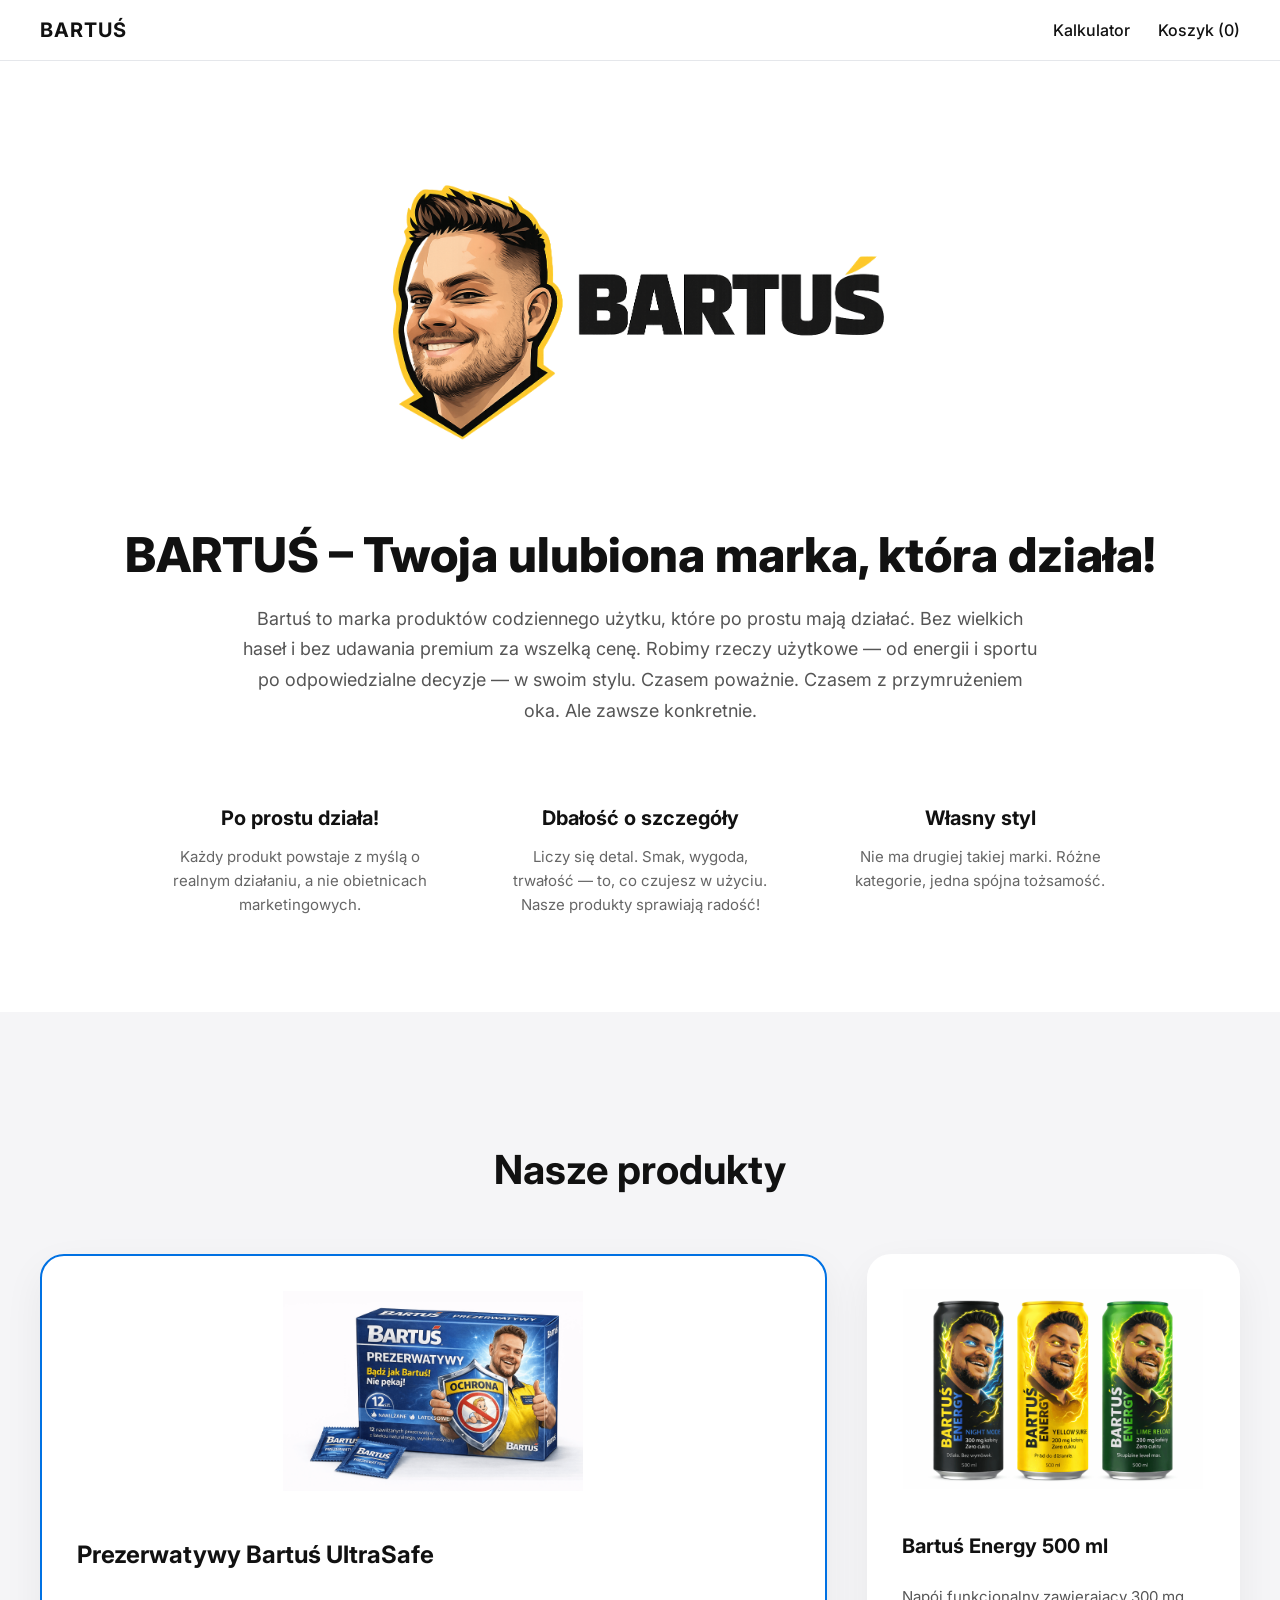
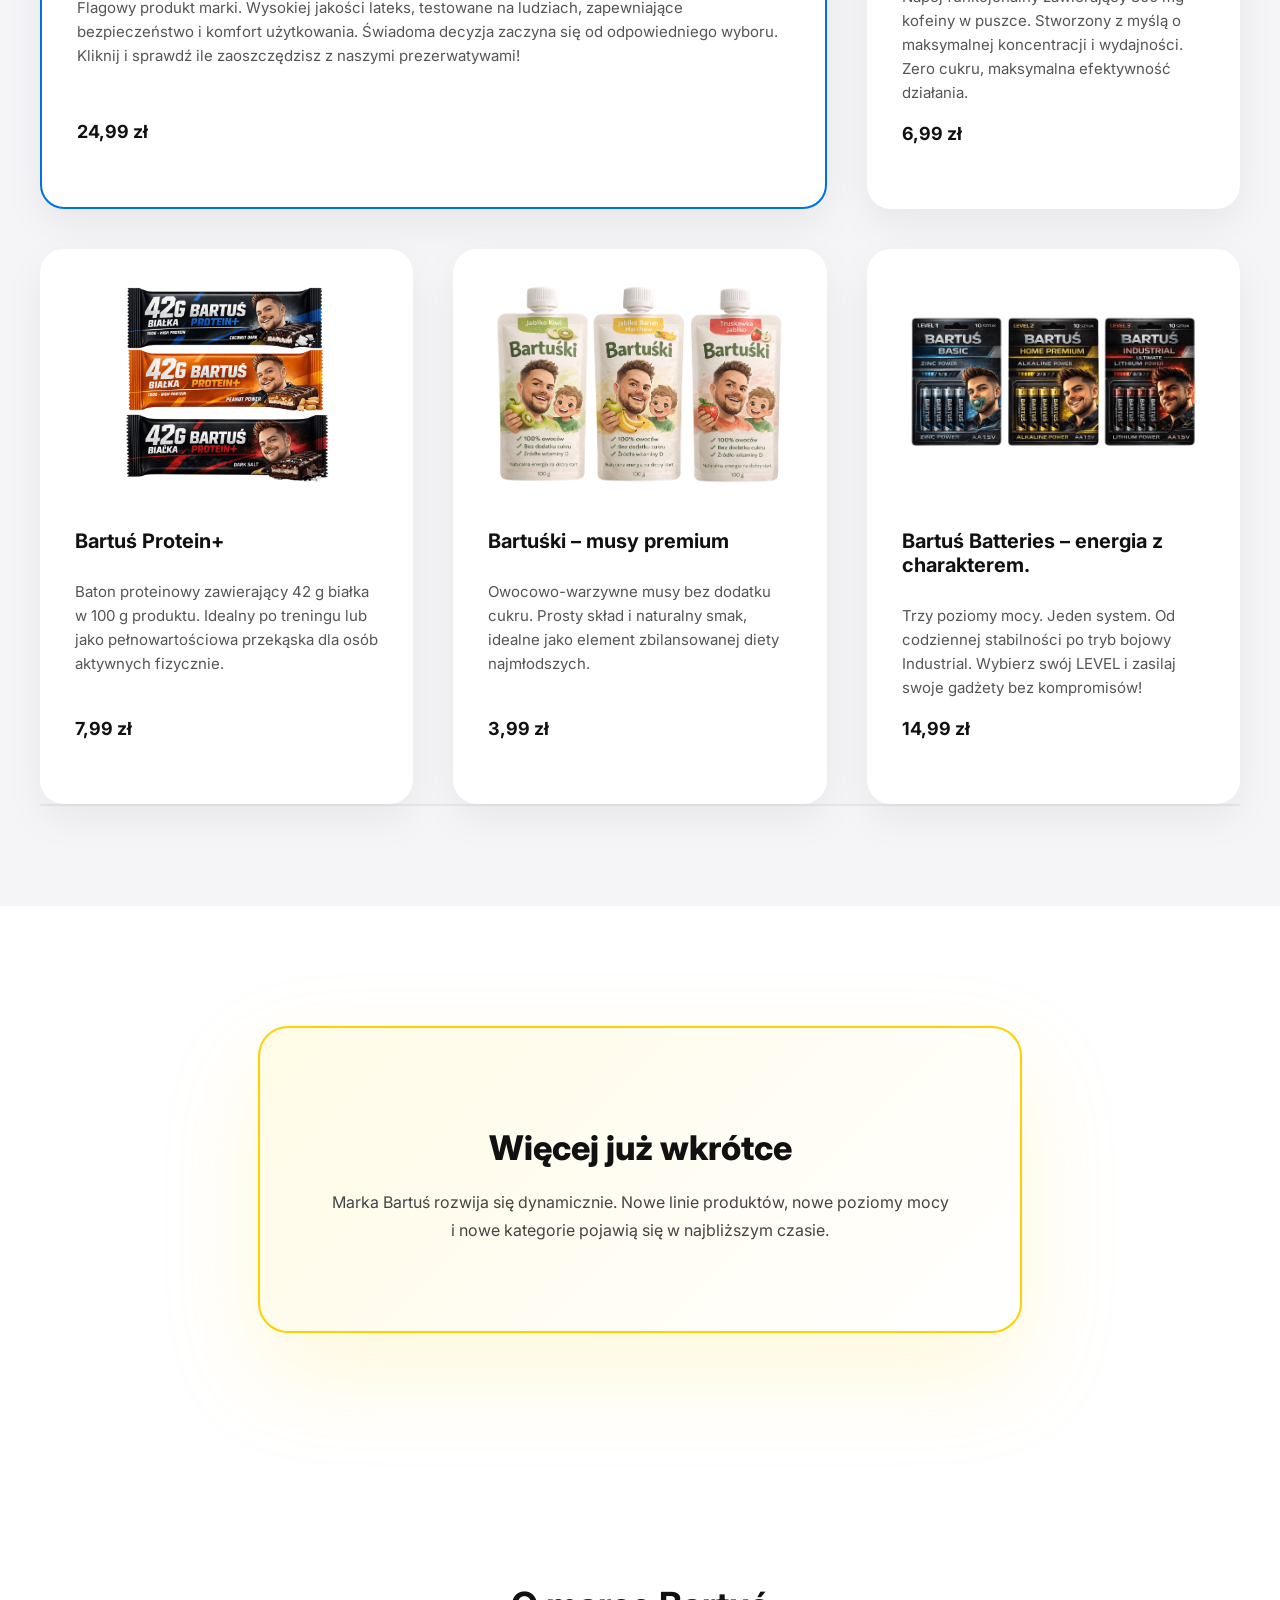
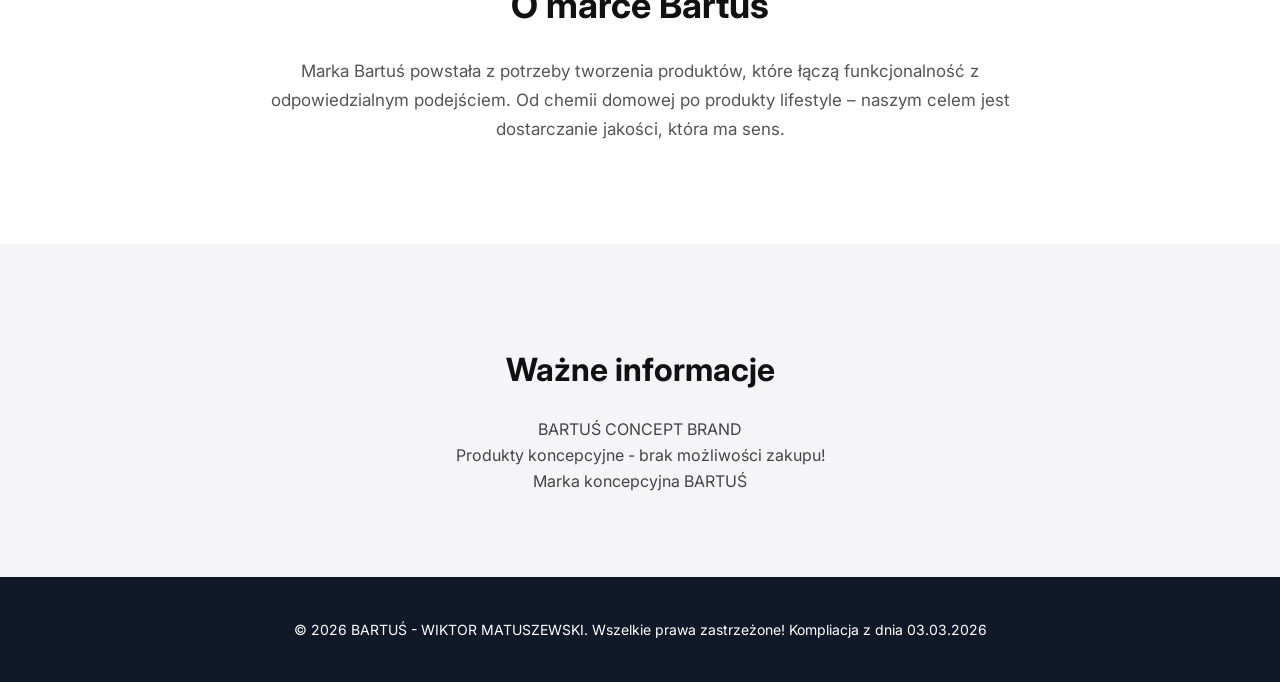
<file: index.html>
<!DOCTYPE html>
<html lang="pl">
<head>
<meta name="robots" content="noindex, nofollow">
<meta charset="UTF-8">
<meta name="viewport" content="width=device-width, initial-scale=1.0">
<title>Bartuś – oficjalna strona</title>

<link rel="stylesheet" href="style.css">
<link href="https://fonts.googleapis.com/css2?family=Inter:wght@300;400;500;600;700;800&display=swap" rel="stylesheet">
</head>

<body>

<header class="navbar">
<div class="nav-container">
<div class="logo">BARTUŚ</div>

<nav class="menu">
<a href="kalkulator.html">Kalkulator</a>
<a href="koszyk.html">Koszyk (<span id="cart-count">0</span>)</a>
</nav>

</div>
</header>


<!-- SEKCJA MARKI -->

<section class="brand-section">

<img src="logo.png" class="brand-main-logo">

<h1>BARTUŚ – Twoja ulubiona marka, która działa!</h1>

<p class="brand-description">
Bartuś to marka produktów codziennego użytku, które po prostu mają działać.
Bez wielkich haseł i bez udawania premium za wszelką cenę.
Robimy rzeczy użytkowe — od energii i sportu po odpowiedzialne decyzje — w swoim stylu.
Czasem poważnie. Czasem z przymrużeniem oka.

Ale zawsze konkretnie.
</p>

<div class="brand-values">

<div>
<h3>Po prostu działa!</h3>
<p>Każdy produkt powstaje z myślą o realnym działaniu, a nie obietnicach marketingowych.</p>
</div>

<div>
<h3>Dbałość o szczegóły</h3>
<p>Liczy się detal. Smak, wygoda, trwałość — to, co czujesz w użyciu. Nasze produkty sprawiają radość!</p>
</div>

<div>
<h3>Własny styl</h3>
<p>Nie ma drugiej takiej marki. Różne kategorie, jedna spójna tożsamość.</p>
</div>

</div>

</section>


<!-- PRODUKTY -->

<section id="produkty" class="products-main">

<h2>Nasze produkty</h2>

<div class="products-grid-main">

<!-- FLAGOWY -->

<a href="kondomy.html" class="product-tile featured">
<img src="kondomy.png">
<h3>Prezerwatywy Bartuś UltraSafe</h3>
<p>
Flagowy produkt marki. Wysokiej jakości lateks, testowane na ludziach,
zapewniające bezpieczeństwo i komfort użytkowania.
Świadoma decyzja zaczyna się od odpowiedniego wyboru. Kliknij i sprawdź ile zaoszczędzisz z naszymi prezerwatywami!
</p>
<span class="price">24,99 zł</span>
</a>

<a href="energole.html" class="product-tile">
<img src="energole.png">
<h3>Bartuś Energy 500 ml</h3>
<p>
Napój funkcjonalny zawierający 300 mg kofeiny w puszce.
Stworzony z myślą o maksymalnej koncentracji i wydajności.
Zero cukru, maksymalna efektywność działania.
</p>
<span class="price">6,99 zł</span>
</a>

<a href="batony.html" class="product-tile">
<img src="batony.png">
<h3>Bartuś Protein+</h3>
<p>
Baton proteinowy zawierający 42 g białka w 100 g produktu.
Idealny po treningu lub jako pełnowartościowa przekąska
dla osób aktywnych fizycznie.
</p>
<span class="price">7,99 zł</span>
</a>

<a href="musy.html" class="product-tile">
<img src="musy.png">
<h3>Bartuśki – musy premium</h3>
<p>
Owocowo-warzywne musy bez dodatku cukru.
Prosty skład i naturalny smak, idealne jako element
zbilansowanej diety najmłodszych.
</p>
<span class="price">3,99 zł</span>
</a>


<a href="baterie.html" class="product-tile">
<img src="baterie.png">
<h3>Bartuś Batteries – energia z charakterem.</h3>
<p>
Trzy poziomy mocy. Jeden system.
Od codziennej stabilności po tryb bojowy Industrial.
Wybierz swój LEVEL i zasilaj swoje gadżety bez kompromisów!
</p>
<span class="price">14,99 zł</span>
</a>

</div>
<div class="product-card coming-soon">


</section>

<section class="coming-section">

<div class="coming-box">

<h2>Więcej już wkrótce</h2>

<p>
Marka Bartuś rozwija się dynamicznie.
Nowe linie produktów, nowe poziomy mocy
i nowe kategorie pojawią się w najbliższym czasie.
</p>

</div>

</section>

<!-- O MARCE -->

<section id="o-marce" class="about-section">

<h2>O marce Bartuś</h2>

<p>
Marka Bartuś powstała z potrzeby tworzenia produktów,
które łączą funkcjonalność z odpowiedzialnym podejściem.
Od chemii domowej po produkty lifestyle – naszym celem
jest dostarczanie jakości, która ma sens.
</p>

</section>


<!-- KONTAKT -->

<section id="kontakt" class="contact-section">

<h2>Ważne informacje</h2>

<p>BARTUŚ CONCEPT BRAND</p>
<p>Produkty koncepcyjne - brak możliwości zakupu!</p>
<p>Marka koncepcyjna BARTUŚ</p>
</section>


<footer class="footer">
<p>© 2026 BARTUŚ - WIKTOR MATUSZEWSKI. Wszelkie prawa zastrzeżone! Kompliacja z dnia 03.03.2026</p>
</footer>

</body>
</html>
</file>
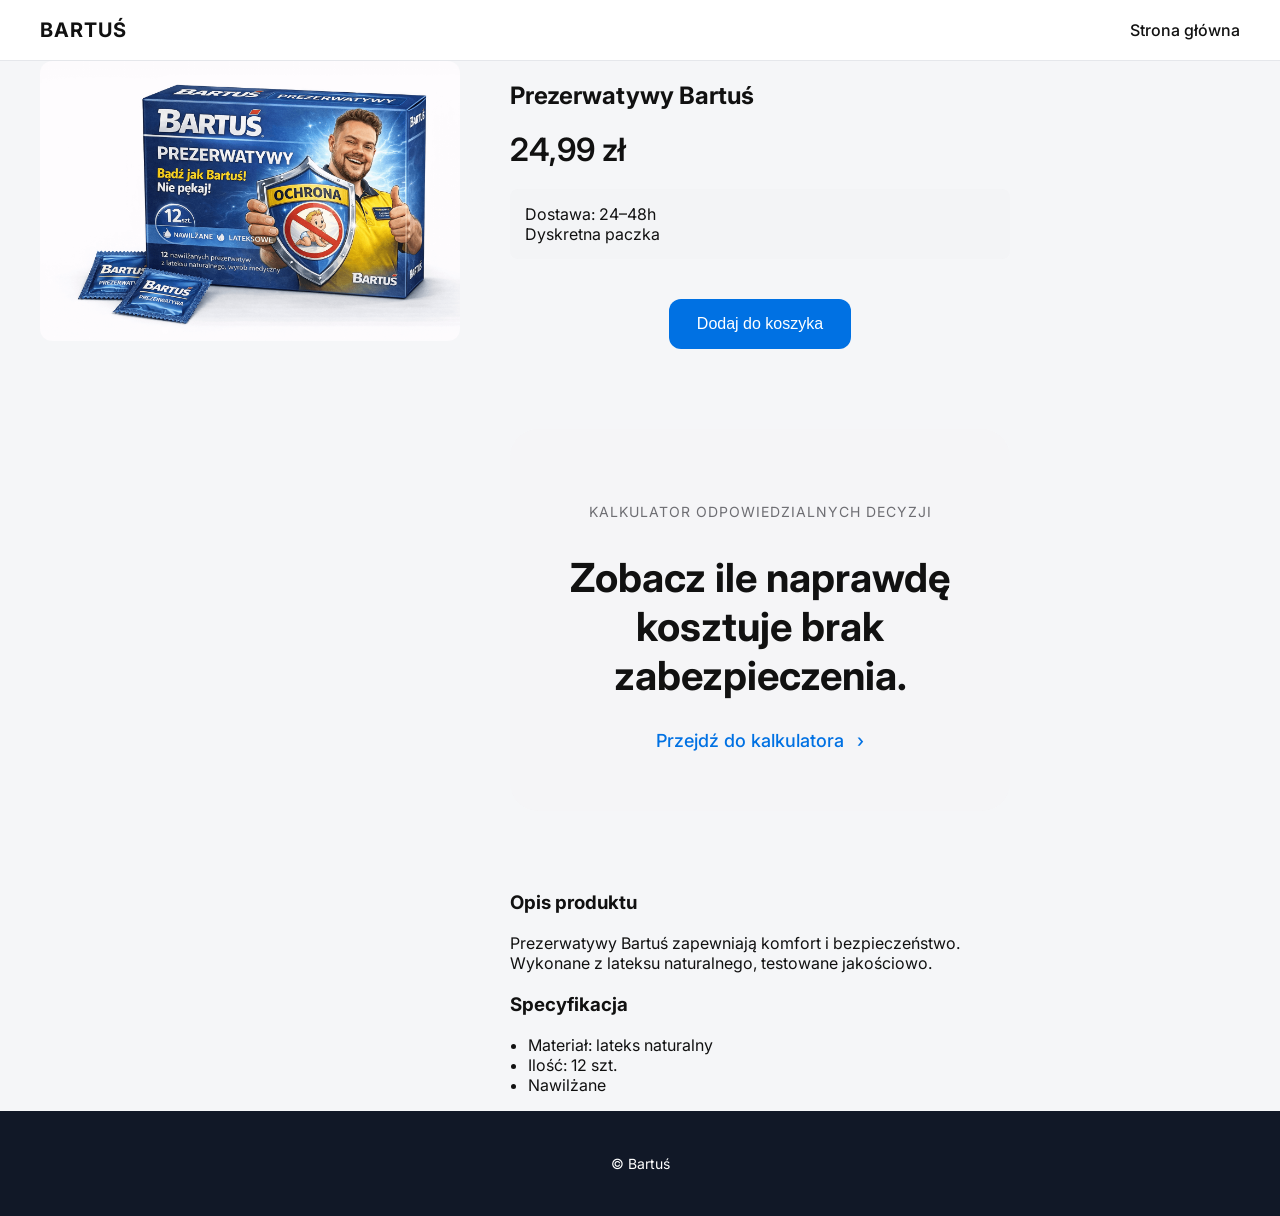
<file: kondomy — kopia.html>
<!DOCTYPE html>
<html lang="pl">
<head>
<meta charset="UTF-8">
<meta name="viewport" content="width=device-width, initial-scale=1.0">
<title>Prezerwatywy Bartuś</title>

<link rel="stylesheet" href="style.css">
<link href="https://fonts.googleapis.com/css2?family=Inter:wght@300;400;500;600;700&display=swap" rel="stylesheet">
</head>

<body>

<header class="navbar">
    <div class="nav-container">
        <div class="logo">BARTUŚ</div>

        <nav class="menu">
            <a href="index.html">Strona główna</a>
        </nav>
    </div>
</header>

<section class="product-page">
<div class="container product-layout">

    <div class="product-gallery">
        <img src="kondomy.png" alt="Prezerwatywy Bartuś">
    </div>

    <div class="product-details">

        <h1>Prezerwatywy Bartuś</h1>

        <div class="price-big">24,99 zł</div>

        <div class="delivery-box">
            Dostawa: 24–48h<br>
            Dyskretna paczka
        </div>

        <button class="buy-button">Dodaj do koszyka</button>
		<div class="apple-link-box">

<p class="apple-eyebrow">Kalkulator odpowiedzialnych decyzji</p>

<h2>
Zobacz ile naprawdę kosztuje brak zabezpieczenia.
</h2>

<a href="kalkulator.html" class="apple-cta">
Przejdź do kalkulatora
</a>

</div>

        <div class="product-description">
            <h3>Opis produktu</h3>
            <p>
            Prezerwatywy Bartuś zapewniają komfort i bezpieczeństwo.
            Wykonane z lateksu naturalnego, testowane jakościowo.
            </p>

            <h3>Specyfikacja</h3>
            <ul>
                <li>Materiał: lateks naturalny</li>
                <li>Ilość: 12 szt.</li>
                <li>Nawilżane</li>
            </ul>
        </div>

    </div>

</div>
</section>

<footer class="footer">
<div class="container">
<p>© Bartuś</p>
</div>
</footer>

</body>
</html>
</file>
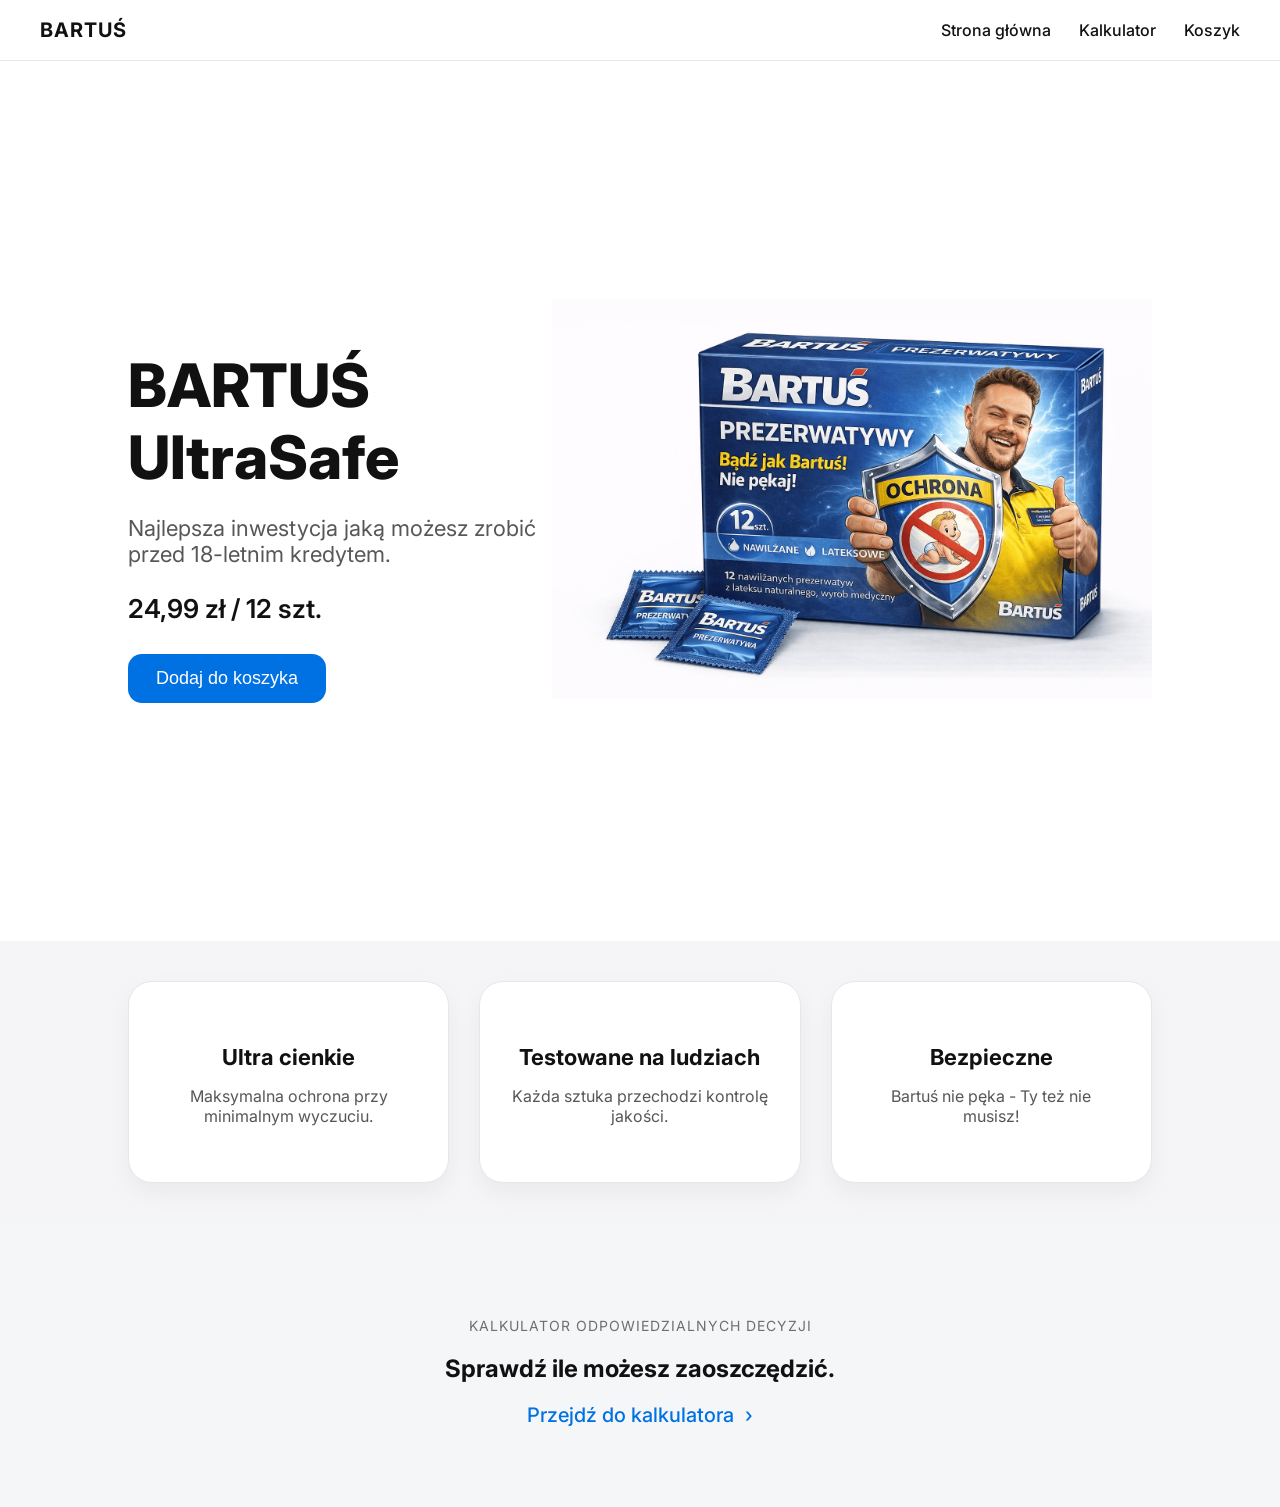
<file: kondomy.html>
<!DOCTYPE html>
<html lang="pl">
<head>
<meta charset="UTF-8">
<meta name="viewport" content="width=device-width, initial-scale=1.0">

<title>BARTUŚ Kondomy</title>

<link rel="stylesheet" href="style.css">
<link href="https://fonts.googleapis.com/css2?family=Inter:wght@400;500;600;700;800&display=swap" rel="stylesheet">

</head>

<body>

<header class="navbar">
<div class="nav-container">
<div class="logo">BARTUŚ</div>
<nav class="menu">
<a href="index.html">Strona główna</a>
<a href="kalkulator.html">Kalkulator</a>
<a href="koszyk.html">Koszyk</a>
</nav>
</div>
</header>

<!-- HERO -->

<section class="product-hero">

<div class="product-hero-left">

<h1>BARTUŚ UltraSafe</h1>

<p class="subtitle">
Najlepsza inwestycja jaką możesz zrobić przed 18-letnim kredytem.
</p>

<p class="price">
24,99 zł / 12 szt.
</p>

<button class="buy-main">
Dodaj do koszyka
</button>

</div>

<div class="product-hero-right">
<img src="kondomy.png" class="product-main-img">
</div>

</section>

<!-- FEATURES -->

<section class="product-features">

<div class="feature">
<h3>Ultra cienkie</h3>
<p>Maksymalna ochrona przy minimalnym wyczuciu.</p>
</div>

<div class="feature">
<h3>Testowane na ludziach</h3>
<p>Każda sztuka przechodzi kontrolę jakości.</p>
</div>

<div class="feature">
<h3>Bezpieczne</h3>
<p>Bartuś nie pęka - Ty też nie musisz!</p>
</div>

</section>

<!-- CTA DO KALKULATORA -->

<section class="calculator-cta">

<p class="cta-eyebrow">Kalkulator odpowiedzialnych decyzji</p>

<h2>
Sprawdź ile możesz zaoszczędzić.
</h2>

<a href="kalkulator.html" class="cta-link">
Przejdź do kalkulatora
</a>

</section>

</body>
</html>
</file>
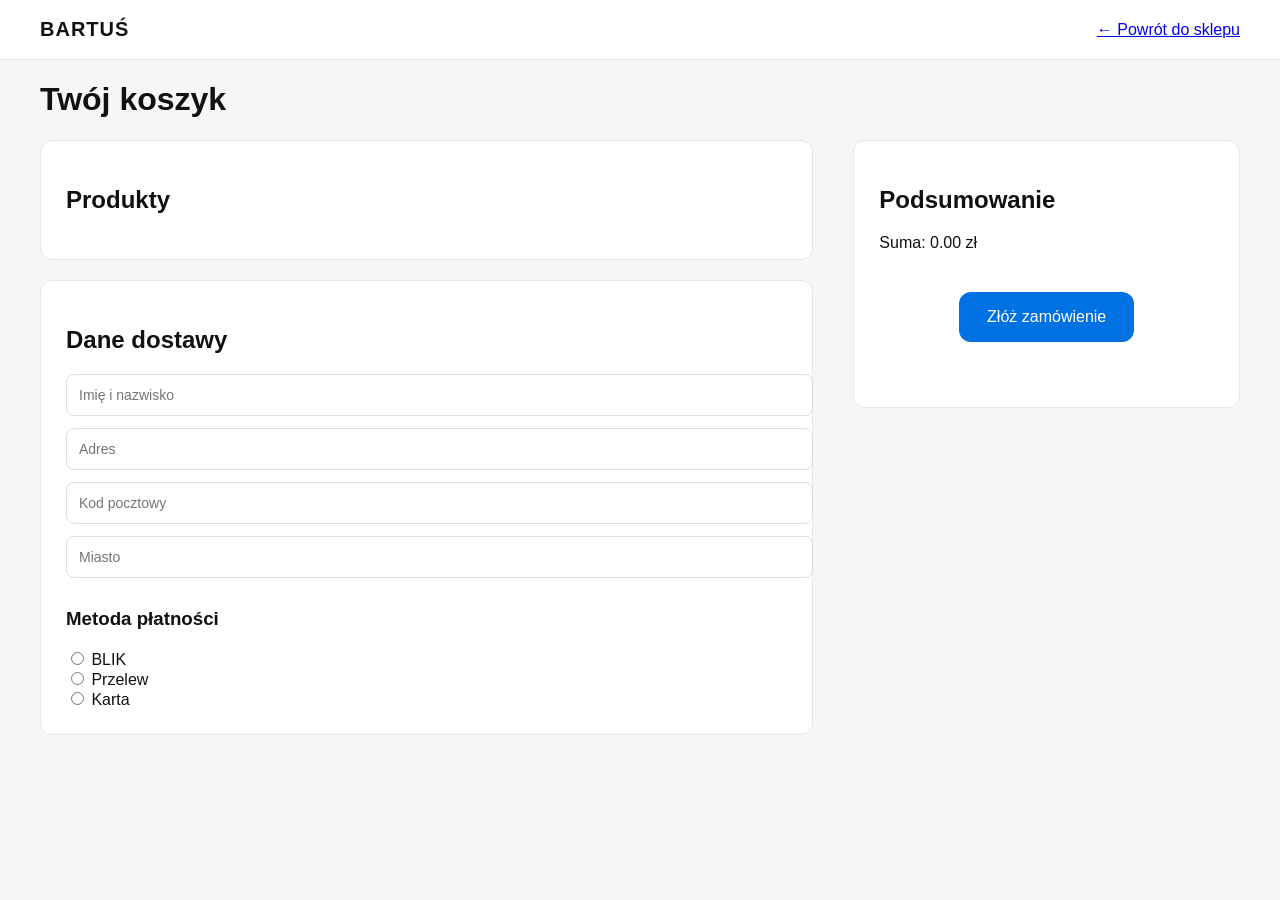
<file: koszyk.html>
<!DOCTYPE html>
<html lang="pl">
<head>
<meta charset="UTF-8">
<title>Koszyk</title>
<link rel="stylesheet" href="style.css">
</head>

<body>

<header class="navbar">
<div class="nav-container">
<div class="logo">BARTUŚ</div>
<a href="index.html">← Powrót do sklepu</a>
</div>
</header>

<div class="container">

<h1>Twój koszyk</h1>

<div class="checkout-layout">

<div class="checkout-left">

<div class="checkout-box">
<h2>Produkty</h2>
<div id="cart-items"></div>
</div>

<div class="checkout-box">
<h2>Dane dostawy</h2>

<input class="input" type="text" placeholder="Imię i nazwisko">
<input class="input" type="text" placeholder="Adres">
<input class="input" type="text" placeholder="Kod pocztowy">
<input class="input" type="text" placeholder="Miasto">

<h3>Metoda płatności</h3>

<label><input type="radio" name="pay"> BLIK</label><br>
<label><input type="radio" name="pay"> Przelew</label><br>
<label><input type="radio" name="pay"> Karta</label>

</div>

</div>


<div class="checkout-right">

<div class="checkout-box">
<h2>Podsumowanie</h2>
<p id="total-price"></p>

<button class="buy-button" onclick="order()">
Złóż zamówienie
</button>
</div>

</div>

</div>

</div>

<script>

function loadCart(){

    let cart = JSON.parse(localStorage.getItem("cart")) || [];

    let itemsDiv = document.getElementById("cart-items");
    let total = 0;

    itemsDiv.innerHTML = "";

    cart.forEach(item => {

        let div = document.createElement("div");
        div.className = "cart-item";
        div.textContent = item.name + " - " + item.price + " zł";

        itemsDiv.appendChild(div);
        total += item.price;
    });

    document.getElementById("total-price").textContent =
        "Suma: " + total.toFixed(2) + " zł";
}

function order(){
    alert("Zamówienie przyjęte (symulacja)");
    localStorage.removeItem("cart");
    location.reload();
}

loadCart();

</script>

</body>
</html>
</file>
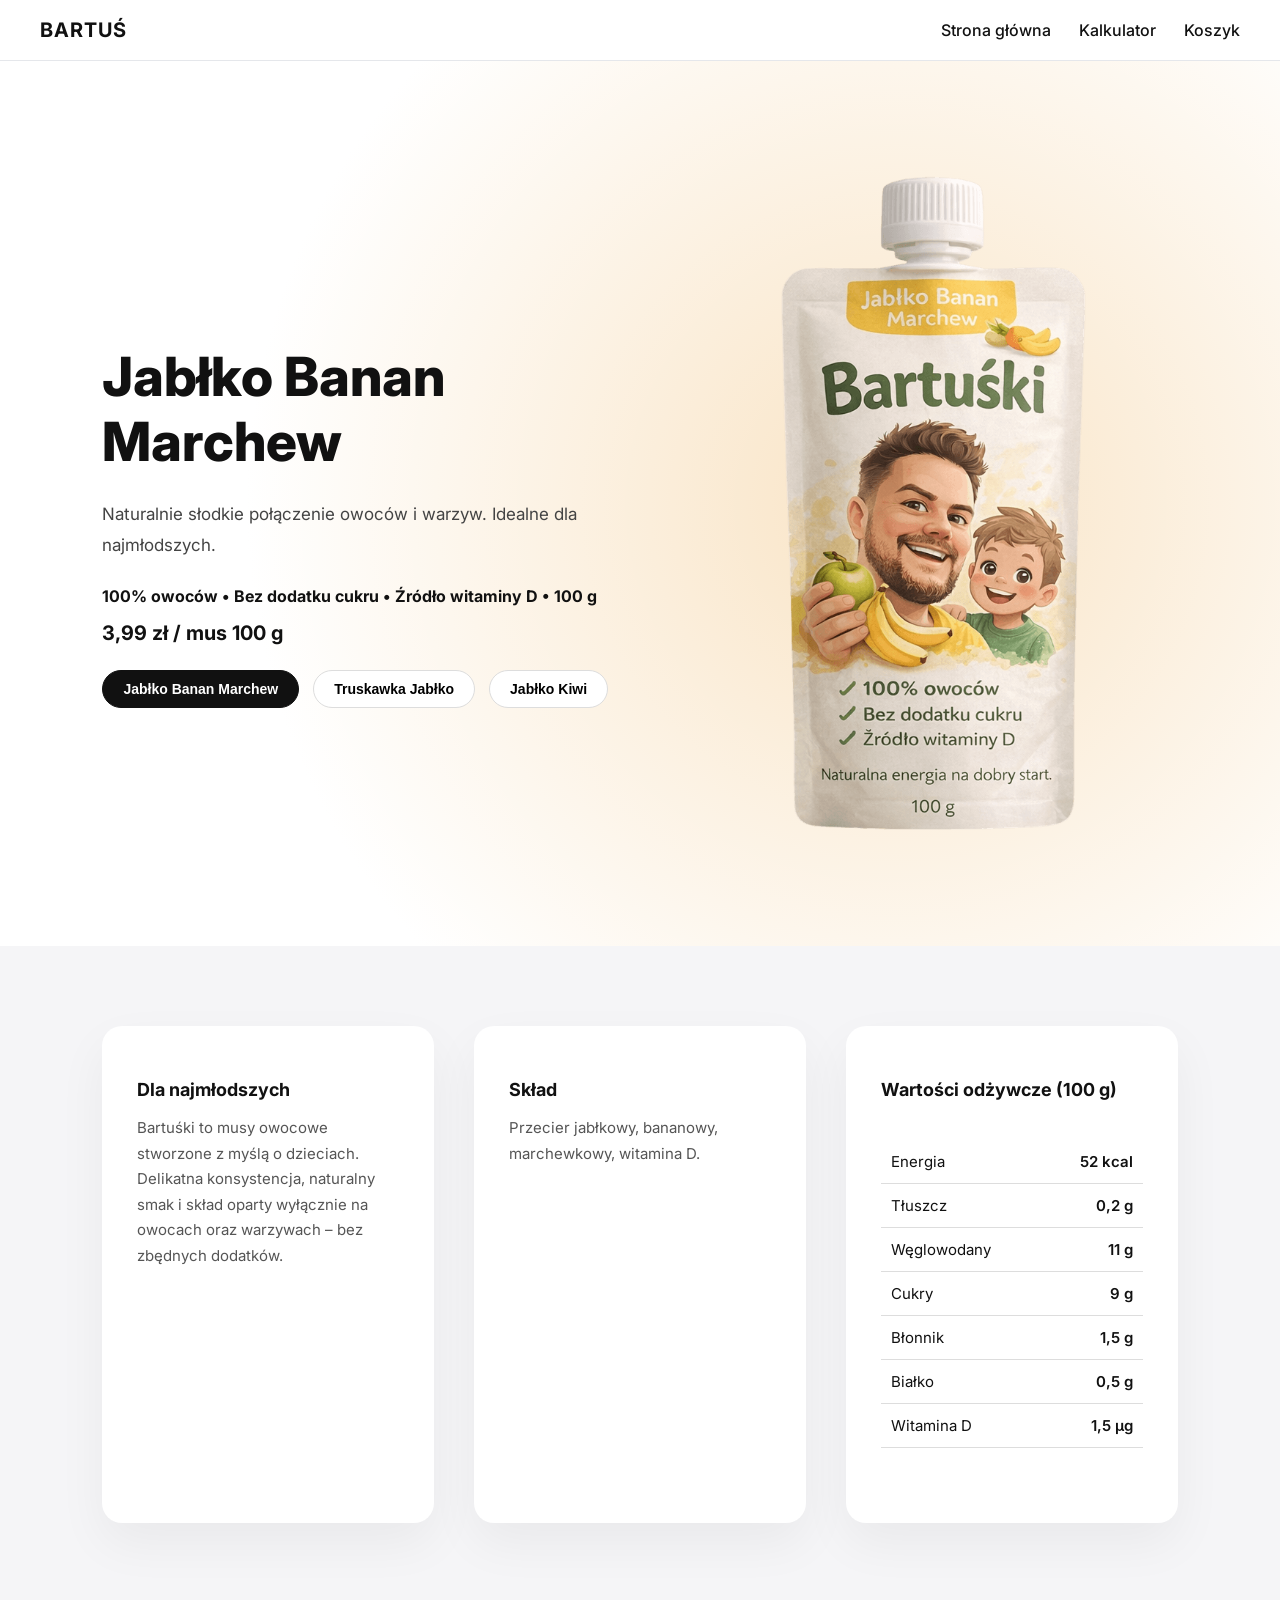
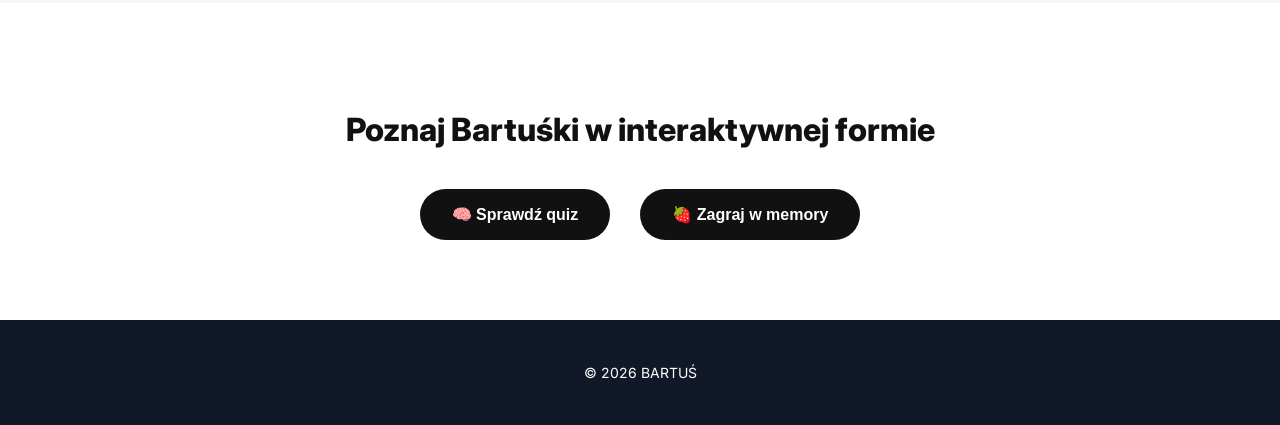
<file: musy.html>
<!DOCTYPE html>
<html lang="pl">
<head>
<meta charset="UTF-8">
<meta name="viewport" content="width=device-width, initial-scale=1.0">
<title>BARTUŚKI – Musy Owocowe</title>

<link rel="stylesheet" href="style.css">
<link rel="stylesheet" href="musy.css">

<link href="https://fonts.googleapis.com/css2?family=Inter:wght@300;400;500;600;700;800&display=swap" rel="stylesheet">
</head>

<body>

<header class="navbar">
<div class="nav-container">
<div class="logo">BARTUŚ</div>
<nav class="menu">
<a href="index.html">Strona główna</a>
<a href="kalkulator.html">Kalkulator</a>
<a href="koszyk.html">Koszyk</a>
</nav>
</div>
</header>


<section class="muse-hero" id="heroSection">

<div class="muse-left">

<h1 id="flavor-title">Jabłko Banan Marchew</h1>

<p class="muse-desc" id="flavor-desc">
Naturalnie słodkie połączenie owoców i warzyw.
Idealne dla najmłodszych – bez dodatku cukru,
100% owoców i warzyw w wygodnej formie 100 g.
</p>

<div class="muse-spec">
100% owoców • Bez dodatku cukru • Źródło witaminy D • 100 g
</div>

<div class="muse-price">
3,99 zł / mus 100 g
</div>

<div class="flavor-switch">
<button class="flavor-btn active" data-flavor="mix1">Jabłko Banan Marchew</button>
<button class="flavor-btn" data-flavor="mix2">Truskawka Jabłko</button>
<button class="flavor-btn" data-flavor="mix3">Jabłko Kiwi</button>
</div>

</div>

<div class="muse-right">
<img src="mus1.png" id="museImage" class="muse-pack">
</div>

</section>


<section class="muse-specs-compact">

<div class="spec-card">

<h3>Dla najmłodszych</h3>

<p>
Bartuśki to musy owocowe stworzone z myślą o dzieciach.
Delikatna konsystencja, naturalny smak i skład oparty wyłącznie
na owocach oraz warzywach – bez zbędnych dodatków.
</p>

</div>

<div class="spec-card">

<h3>Skład</h3>

<p id="ingredients-text">
Przecier jabłkowy, bananowy, marchewkowy,
naturalna witamina D.
Bez dodatku cukru. Zawiera naturalnie występujące cukry.
</p>

</div>

<div class="spec-card nutrition-card">

<h3>Wartości odżywcze (100 g)</h3>

<table class="nutrition-table compact">
<tr><td>Energia</td><td>52 kcal</td></tr>
<tr><td>Tłuszcz</td><td>0,2 g</td></tr>
<tr><td>Węglowodany</td><td>11 g</td></tr>
<tr><td>Cukry</td><td>9 g</td></tr>
<tr><td>Błonnik</td><td>1,5 g</td></tr>
<tr><td>Białko</td><td>0,5 g</td></tr>
<tr><td>Witamina D</td><td>1,5 µg</td></tr>
</table>

</div>

</section>


<section class="muse-interactive">

<h2>Poznaj Bartuśki w interaktywnej formie</h2>

<div class="interactive-buttons">
<button id="openQuiz" class="interactive-btn">🧠 Sprawdź quiz</button>
<button id="openMemory" class="interactive-btn">🍓 Zagraj w memory</button>
</div>

</section>


<!-- MODAL -->

<div class="interactive-modal" id="interactiveModal">
<div class="interactive-box">

<button class="close-modal" id="closeModal">✕</button>

<div id="modalContent"></div>

</div>
</div>

<footer class="footer">
<p>© 2026 BARTUŚ</p>
</footer>

<script src="musy.js"></script>

</body>
</html>
</file>
<file: style.css>
body{
    margin:0;
    font-family:'Inter', sans-serif;
    background:#f5f6f8;
    color:#111;
}

/* NAVBAR */

.navbar{
    background:white;
    border-bottom:1px solid #e5e7eb;
    position:sticky;
    top:0;
    z-index:100;
}

.nav-container{
    max-width:1200px;
    margin:auto;
    display:flex;
    justify-content:space-between;
    align-items:center;
    padding:18px 20px;
}

.logo{
    font-weight:700;
    font-size:20px;
    letter-spacing:1px;
}

.menu a{
    margin-left:24px;
    text-decoration:none;
    color:#111;
    font-weight:500;
}

.menu a:hover{
    opacity:0.6;
}


/* HERO */

.hero{
    background:linear-gradient(120deg,#111827,#1e3a8a);
    color:white;
    padding:100px 20px;
    text-align:center;
}

.hero-content{
    max-width:700px;
    margin:auto;
}

.hero h1{
    font-size:48px;
    margin-bottom:16px;
}

.hero p{
    opacity:0.8;
    line-height:1.6;
}

.primary-btn{
    margin-top:25px;
    padding:14px 24px;
    border:none;
    background:#2563eb;
    color:white;
    border-radius:8px;
    font-size:16px;
    cursor:pointer;
}

.primary-btn:hover{
    background:#1d4ed8;
}


/* PRODUCTS */

.products-section{
    padding:60px 20px;
}

.container{
    max-width:1200px;
    margin:auto;
}

.section-title{
    font-size:28px;
    margin-bottom:30px;
}

.products-grid{
    display:grid;
    grid-template-columns:repeat(auto-fit,minmax(260px,1fr));
    gap:30px;
}

.product-card{
    background:white;
    border-radius:12px;
    overflow:hidden;
    text-decoration:none;
    color:inherit;
    border:1px solid #e5e7eb;
    transition:0.25s;
}

.product-card:hover{
    transform:translateY(-6px);
    box-shadow:0 15px 30px rgba(0,0,0,0.08);
}

.product-image{
    background:#fafafa;
    height:220px;
    display:flex;
    align-items:center;
    justify-content:center;
}

.product-image img{
    max-height:180px;
}

.product-info{
    padding:20px;
}

.product-info h3{
    margin-bottom:8px;
}

.product-info p{
    font-size:14px;
    color:#555;
    margin-bottom:12px;
}

.price{
    font-weight:600;
    color:#111;
}


/* FOOTER */

.footer{
    background:#111827;
    color:white;
    padding:50px 20px;
}

.footer-columns{
    display:flex;
    gap:60px;
    flex-wrap:wrap;
}

.footer h4{
    margin-bottom:10px;
}

.footer ul{
    list-style:none;
    padding:0;
    margin:0;
}

.footer li{
    margin-bottom:6px;
    opacity:0.7;
}
.product-layout{
    display:flex;
    flex-wrap:wrap;
    gap:50px;
    align-items:flex-start;
}

.product-gallery img{
    width:420px;
    border-radius:12px;
    background:white;
}

.product-details{
    max-width:500px;
}

.price-big{
    font-size:32px;
    font-weight:600;
    margin:20px 0;
}

.delivery-box{
    background:#f3f4f6;
    padding:15px;
    border-radius:8px;
    margin-bottom:20px;
}

.buy-button{
    padding:14px 24px;
    border:none;
    background:#2563eb;
    color:white;
    font-size:16px;
    border-radius:8px;
    cursor:pointer;
    margin-bottom:30px;
}

.buy-button:hover{
    background:#1d4ed8;
}

.product-description h3{
    margin-top:20px;
}

.product-description ul{
    padding-left:18px;
}
.checkout-layout{
    display:flex;
    gap:40px;
    flex-wrap:wrap;
}

.checkout-left{
    flex:2;
}

.checkout-right{
    flex:1;
}

.checkout-box{
    background:white;
    padding:25px;
    border-radius:12px;
    margin-bottom:20px;
    border:1px solid #e5e7eb;
}

.cart-item{
    padding:10px 0;
    border-bottom:1px solid #eee;
}

.input{
    width:100%;
    padding:12px;
    margin-bottom:12px;
    border-radius:8px;
    border:1px solid #ddd;
    font-size:14px;
}
.hero{
    background:linear-gradient(120deg,#111827,#1e3a8a);
    color:white;
    padding:120px 20px;
    text-align:center;
}

.hero-inner{
    max-width:700px;
    margin:auto;
}

.primary-btn{
    display:inline-block;
    margin-top:20px;
    padding:14px 26px;
    background:#2563eb;
    color:white;
    border-radius:8px;
    text-decoration:none;
    font-weight:500;
}

.primary-btn:hover{
    background:#1d4ed8;
}

.features{
    background:#f9fafb;
    padding:60px 20px;
}

.features-grid{
    display:grid;
    grid-template-columns:repeat(auto-fit,minmax(240px,1fr));
    gap:30px;
}

.feature{
    background:white;
    padding:25px;
    border-radius:12px;
    border:1px solid #e5e7eb;
}

.section-title{
    font-size:28px;
    margin-bottom:30px;
}
.hero-logo-box{
    background:white;
    display:inline-flex;
    padding:18px 32px;
    border-radius:20px;
    margin-bottom:25px;
    box-shadow:0 12px 30px rgba(0,0,0,0.15);
}

.hero-logo-box img{
    height:140px;
}
.calculator-section{
min-height:100vh;
display:flex;
align-items:center;
justify-content:center;
padding:20px;
background:#f5f5f7;
}

.calculator-full{
width:100%;
max-width:1100px;
margin:auto;
background:white;
padding:60px;
border-radius:20px;
box-shadow:0 20px 40px rgba(0,0,0,0.08);
}

/* nagłówki */

.calculator-full h1{
font-size:48px;
font-weight:700;
margin-bottom:10px;
}

.calculator-full h2{
font-size:28px;
font-weight:500;
opacity:0.8;
}

/* inputy */

.calculator-full input{
border:1px solid #d2d2d7;
border-radius:12px;
padding:14px;
font-size:16px;
}

/* suwak */

input[type=range]{
-webkit-appearance:none;
height:6px;
background:#d2d2d7;
border-radius:5px;
}

input[type=range]::-webkit-slider-thumb{
-webkit-appearance:none;
width:20px;
height:20px;
background:#0071e3;
border-radius:50%;
cursor:pointer;
}

/* VS */

.vs-box{
display:flex;
justify-content:center;
align-items:center;
gap:60px;
margin:50px 0;
}

.vs{
font-size:36px;
font-weight:600;
color:#86868b;
}

/* wynik */

.save{
font-size:72px;
font-weight:700;
color:#16a34a;
text-align:center;
margin:50px 0;
}

/* button */

.buy-button{
display:block;
margin:40px auto;
padding:16px 28px;
background:#0071e3;
color:white;
border-radius:12px;
text-decoration:none;
font-weight:500;
width:fit-content;
}

.buy-button:hover{
background:#005bb5;
}
/* VS sekcja */

.vs-box{
display:flex;
justify-content:space-between;
align-items:center;
gap:40px;
margin:40px 0;
}

.vs-box img{
height:160px;
object-fit:contain;
}

.vs{
font-size:64px;
font-weight:bold;
}

/* suwaki i inputy */

.calculator-full input[type=range],
.calculator-full input[type=number]{
width:100%;
padding:12px;
margin:15px 0;
}

/* wynik */

.save{
font-size:64px;
color:#16a34a;
margin:40px 0;
text-align:center;
}

/* nagłówki */

.calculator-full h1,
.calculator-full h2,
.calculator-full p{
text-align:center;
}
.calculator-box input{
    width:100%;
    padding:12px;
    margin-bottom:15px;
    border-radius:8px;
    border:1px solid #ddd;
}

.secondary-btn{
    padding:12px 20px;
    background:#facc15;
    border:none;
    border-radius:8px;
    cursor:pointer;
}

.disclaimer{
    margin-top:20px;
    font-size:12px;
    opacity:0.6;
}
input[type=range]{
    width:100%;
    margin:15px 0;
}

.check{
    display:block;
    margin:20px 0;
}

.vs-box{
display:flex;
justify-content:center;
align-items:center;
gap:20px;
margin:20px 0;
}

.vs-box img{
height:100px;
}

.vs{
font-size:40px;
font-weight:bold;
}

.save{
font-size:48px;
color:#16a34a;
margin:20px 0;
}
.vs{
background:#facc15;
padding:10px 20px;
border-radius:10px;
}

.losuj-section{
margin-top:60px;
padding:40px;
background:#f5f5f7;
border-radius:20px;
text-align:center;
}

.losuj-title{
font-size:32px;
font-weight:600;
margin-bottom:20px;
}

.losuj-machine{
display:inline-block;
padding:20px 40px;
background:#0071e3;
color:white;
font-size:24px;
font-weight:600;
border-radius:14px;
cursor:pointer;
transition:0.2s;
margin:20px 0;
}

.losuj-machine:hover{
background:#005bb5;
transform:scale(1.05);
}

#losowe{
margin-top:30px;
font-size:22px;
line-height:2;
list-style:none;
padding:0;
}

#rzeczyLista{
margin-top:30px;
font-size:20px;
line-height:2;
list-style:none;
padding:0;
text-align:center;
}

#rzeczyLista li{
margin-bottom:8px;
}

.calc-button{
margin-top:20px;
padding:16px 28px;
background:#0071e3;
color:white;
border:none;
border-radius:12px;
font-size:18px;
cursor:pointer;
}

.cards-container{
display:grid;
grid-template-columns:repeat(auto-fit,minmax(200px,1fr));
gap:20px;
margin-top:40px;
}

.card{
background:white;
border-radius:18px;
padding:20px;
box-shadow:0 8px 20px rgba(0,0,0,0.06);
text-align:center;
transition:0.2s;
}

.card:hover{
transform:translateY(-3px);
}

.card-icon{
font-size:30px;
margin-bottom:10px;
}

.card-title{
font-weight:600;
margin-bottom:5px;
}

.card-amount{
font-size:20px;
color:#16a34a;
font-weight:700;
}
.calculator-grid{
display:grid;
grid-template-columns:1fr 1fr;
gap:40px;
width:100%;
max-width:1400px;
margin:auto;
padding:40px;
background:white;
border-radius:20px;
box-shadow:0 20px 40px rgba(0,0,0,0.08);
margin-top:40px;
}

.left-panel{
padding-right:30px;
border-right:1px solid #eee;
display:flex;
flex-direction:column;
justify-content:flex-start;
}

.right-panel{
display:flex;
flex-direction:column;
justify-content:flex-start;
}
@media(max-width:1100px){
.calculator-grid{
grid-template-columns:1fr;
align-items:start;
}
.left-panel{
border-right:none;
padding-right:0;
}
}
.apple-input{
position:relative;
margin-top:30px;
}

.apple-input input{
width:100%;
padding:18px 16px;
border-radius:14px;
border:1px solid #d2d2d7;
background:#f5f5f7;
font-size:18px;
outline:none;
transition:0.2s;
}

.apple-input label{
position:absolute;
left:16px;
top:50%;
transform:translateY(-50%);
color:#86868b;
pointer-events:none;
transition:0.2s;
background:#f5f5f7;
padding:0 5px;
}

.apple-input input:focus{
border:1px solid #0071e3;
box-shadow:0 0 0 4px rgba(0,113,227,0.15);
background:white;
}

.apple-input input:focus + label,
.apple-input input:valid + label{
top:-10px;
font-size:12px;
color:#0071e3;
}
.card{
position:relative;
overflow:hidden;
}

.card-tooltip{
position:absolute;
bottom:0;
left:0;
width:100%;
background:#1d1d1f;
color:white;
padding:10px;
font-size:14px;
opacity:0;
transform:translateY(100%);
transition:0.25s;
text-align:center;
}

.card:hover .card-tooltip{
opacity:1;
transform:translateY(0);
}

.apple-link-box{
background:#f5f5f7;
padding:60px 40px;
border-radius:28px;
text-align:center;
margin:80px 0;
transition:0.25s;
}

.apple-link-box:hover{
transform:scale(1.01);
box-shadow:0 30px 60px rgba(0,0,0,0.08);
}

.apple-eyebrow{
color:#6e6e73;
font-size:14px;
letter-spacing:1px;
text-transform:uppercase;
margin-bottom:10px;
}

.apple-link-box h2{
font-size:40px;
font-weight:700;
margin-bottom:30px;
}

.apple-cta{
font-size:18px;
color:#0071e3;
text-decoration:none;
font-weight:500;
position:relative;
}

.apple-cta::after{
content:"›";
margin-left:8px;
transition:0.2s;
}

.apple-cta:hover::after{
margin-left:14px;
}

/* HERO */

.product-hero{
display:flex;
justify-content:space-between;
align-items:center;
padding:80px 10%;
min-height:80vh;
background:#fff;
}

.product-hero-left{
max-width:500px;
}

.product-hero h1{
font-size:60px;
font-weight:800;
margin-bottom:20px;
}

.subtitle{
font-size:22px;
opacity:0.7;
margin-bottom:20px;
}

.price{
font-size:26px;
font-weight:600;
margin-bottom:30px;
}

.buy-main{
padding:14px 28px;
background:#0071e3;
color:white;
border:none;
border-radius:14px;
font-size:18px;
cursor:pointer;
transition:0.2s;
}

.buy-main:hover{
background:#005bb5;
}

.product-main-img{
height:400px;
}

/* FEATURES */

.product-features{
display:grid;
grid-template-columns:repeat(3,1fr);
gap:30px;
padding:40px 10%;
background:#f5f5f7;
}

.feature{
background:white;
padding:40px 30px;
border-radius:24px;
text-align:center;
box-shadow:0 10px 25px rgba(0,0,0,0.05);
transition:0.3s;
cursor:pointer;
}
/* CTA */
.feature:hover{
transform:translateY(-6px) scale(1.02);
box-shadow:0 25px 50px rgba(0,0,0,0.12);
}
.feature h3{
font-size:22px;
margin-bottom:10px;
}

.feature p{
font-size:16px;
opacity:0.7;
}

.calculator-cta{
padding:80px;
text-align:center;
}

.cta-eyebrow{
font-size:14px;
letter-spacing:1px;
text-transform:uppercase;
color:#6e6e73;
margin-bottom:10px;
}

.cta-link{
font-size:20px;
color:#0071e3;
text-decoration:none;
font-weight:500;
}

.cta-link::after{
content:"›";
margin-left:6px;
transition:0.2s;
}

.cta-link:hover::after{
margin-left:12px;
}

/* DROPDOWN */

.dropdown{
position:relative;
display:inline-block;
}

.dropdown-content{
display:none;
position:absolute;
background:white;
min-width:200px;
box-shadow:0 20px 40px rgba(0,0,0,0.08);
border-radius:12px;
padding:10px 0;
top:30px;
}

.dropdown-content a{
display:block;
padding:10px 20px;
color:#111;
text-decoration:none;
}

.dropdown-content a:hover{
background:#f5f5f7;
}

.dropdown:hover .dropdown-content{
display:block;
}

/* HERO MODS */

.product-hero.reverse{
flex-direction:row-reverse;
background:#f9fafb;
}

.product-hero.light{
background:#f5f5f7;
}
/* HERO MARKI */

.brand-hero{
text-align:center;
padding:120px 20px 80px;
background:#fff;
}

.brand-logo{
height:140px;
margin-bottom:40px;
}

.brand-hero h1{
font-size:56px;
font-weight:800;
margin-bottom:20px;
}

.brand-sub{
font-size:20px;
opacity:0.7;
max-width:700px;
margin:auto;
}

/* SEKCJE */

.highlight-section,
.split-section{
display:flex;
justify-content:space-between;
align-items:center;
padding:100px 10%;
gap:60px;
}

.split-section.reverse{
flex-direction:row-reverse;
}

.highlight-section img,
.split-section img{
height:380px;
}

.highlight-light{
text-align:center;
padding:100px 20px;
background:#f5f5f7;
}

.mini-grid{
display:flex;
justify-content:center;
gap:40px;
margin-top:40px;
}

.mini-grid img{
height:140px;
transition:0.2s;
}

.mini-grid img:hover{
transform:scale(1.05);
}

/* TEKST */

.eyebrow{
font-size:14px;
letter-spacing:1px;
text-transform:uppercase;
color:#6e6e73;
margin-bottom:10px;
}

.apple-btn{
display:inline-block;
margin-top:20px;
padding:14px 26px;
background:#0071e3;
color:white;
border-radius:14px;
text-decoration:none;
}

.apple-btn:hover{
background:#005bb5;
}

.apple-link{
font-size:18px;
color:#0071e3;
text-decoration:none;
font-weight:500;
}

.apple-link::after{
content:"›";
margin-left:6px;
}

/* VALUES */

.values-section{
text-align:center;
padding:120px 20px;
background:#fff;
}

.values-grid{
display:flex;
justify-content:center;
gap:80px;
margin-top:60px;
flex-wrap:wrap;
}

.values-grid h3{
font-size:22px;
margin-bottom:10px;
}
/* ========================= */
/* BRAND SECTION */
/* ========================= */

.brand-section{
    padding:120px 20px 80px;
    text-align:center;
    background:#ffffff;
}

.brand-main-logo{
    height:260px;
    margin-bottom:40px;
}

.brand-section h1{
    font-size:48px;
    font-weight:800;
    margin-bottom:20px;
}

.brand-description{
    max-width:800px;
    margin:0 auto 60px;
    font-size:18px;
    line-height:1.7;
    color:#555;
}

.brand-values{
    display:flex;
    justify-content:center;
    gap:80px;
    flex-wrap:wrap;
}

.brand-values h3{
    font-size:20px;
    margin-bottom:10px;
}

.brand-values p{
    max-width:260px;
    font-size:15px;
    color:#666;
    line-height:1.6;
}


/* ========================= */
/* PRODUKTY GRID */
/* ========================= */

.products-main{
    padding:100px 40px;
    background:#f5f5f7;
}

.products-main h2{
    text-align:center;
    font-size:40px;
    font-weight:700;
    margin-bottom:60px;
}

.products-grid-main{
    max-width:1300px;
    margin:auto;
    display:grid;
    grid-template-columns:repeat(auto-fit,minmax(320px,1fr));
    gap:40px;
}

.product-tile{
    background:white;
    padding:35px;
    border-radius:24px;
    text-decoration:none;
    color:#111;
    box-shadow:0 15px 40px rgba(0,0,0,0.06);
    transition:0.3s ease;
    display:flex;
    flex-direction:column;
}

.product-tile:hover{
    transform:translateY(-8px);
    box-shadow:0 30px 60px rgba(0,0,0,0.12);
}

.product-tile img{
    height:200px;
    object-fit:contain;
    margin-bottom:25px;
}

.product-tile h3{
    font-size:20px;
    margin-bottom:12px;
}

.product-tile p{
    font-size:15px;
    color:#555;
    line-height:1.6;
    margin-bottom:18px;
    flex-grow:1;
}

.product-tile .price{
    font-weight:700;
    font-size:18px;
    color:#111;
}

/* FLAGOWY PRODUKT */

.product-tile.featured{
    grid-column:span 2;
    background:#ffffff;
    border:2px solid #0071e3;
}

.product-tile.featured h3{
    font-size:24px;
}

/* ========================= */
/* O MARCE */
/* ========================= */

.about-section{
    padding:100px 20px;
    text-align:center;
    background:white;
}

.about-section h2{
    font-size:36px;
    margin-bottom:30px;
}

.about-section p{
    max-width:800px;
    margin:auto;
    font-size:17px;
    line-height:1.7;
    color:#555;
}


/* ========================= */
/* KONTAKT */
/* ========================= */

.contact-section{
    padding:80px 20px;
    background:#f5f5f7;
    text-align:center;
}

.contact-section h2{
    font-size:32px;
    margin-bottom:30px;
}

.contact-section p{
    margin:6px 0;
    font-size:16px;
    color:#444;
}


/* ========================= */
/* FOOTER */
/* ========================= */

.footer{
    background:#111827;
    color:white;
    text-align:center;
    padding:30px 20px;
    font-size:14px;
}


/* ========================= */
/* RESPONSIVE */
/* ========================= */

@media(max-width:900px){

    .brand-values{
        gap:40px;
    }

    .product-tile.featured{
        grid-column:span 1;
    }

}
.nutrition-table{
    max-width:500px;
    margin:40px auto;
    border-collapse:collapse;
    width:100%;
}

.nutrition-table td{
    padding:12px 10px;
    border-bottom:1px solid #ddd;
    text-align:left;
    font-size:15px;
}

.nutrition-table td:last-child{
    text-align:right;
    font-weight:600;
}
.coming-section{
    padding:120px 0;
    display:flex;
    justify-content:center;
    background:#ffffff;
}

.coming-box{
    max-width:600px;
    text-align:center;
    padding:60px;
    border-radius:28px;
    background:linear-gradient(145deg,#ffffff,#f5f5f7);
    box-shadow:0 30px 80px rgba(0,0,0,0.06);
    animation:softFloat 4s ease-in-out infinite;
}

.coming-box h2{
    font-size:32px;
    font-weight:800;
    margin-bottom:20px;
}

.coming-box p{
    font-size:16px;
    line-height:1.8;
    color:#555;
}

@keyframes softFloat{
    0%{ transform:translateY(0px); }
    50%{ transform:translateY(-8px); }
    100%{ transform:translateY(0px); }
}
.coming-section{
    padding:120px 0;
    display:flex;
    justify-content:center;
    background:#ffffff;
}

.coming-box{
    max-width:620px;
    text-align:center;
    padding:70px;
    border-radius:30px;
    background:linear-gradient(135deg,#fffbe6,#ffffff);
    border:2px solid #ffd000;
    box-shadow:0 40px 100px rgba(255,208,0,0.15);
}

.coming-box h2{
    font-size:34px;
    font-weight:800;
    margin-bottom:20px;
    color:#111;
}

.coming-box p{
    font-size:16px;
    line-height:1.8;
    color:#444;
}
@media (max-width: 768px) {

  .navbar {
    padding: 12px 20px;
  }

  .menu {
    display: none;
  }

  .protein-hero,
  .energy-hero,
  .battery-hero {
    flex-direction: column;
    text-align: center;
    padding: 40px 20px;
  }

  .protein-left h1,
  .energy-left h1 {
    font-size: 34px;
  }

  .protein-bar,
  .energy-can {
    height: 220px;
  }

  .protein-section,
  .energy-section {
    padding: 60px 20px;
  }

  .protein-specs-compact {
    grid-template-columns: 1fr;
  }

  .meter-results {
    flex-direction: column;
    gap: 20px;
  }

}
</file>
<file: musy.css>
/* =========================
   HERO
========================= */

.muse-hero{
position:relative;
display:flex;
justify-content:space-between;
align-items:center;
padding:60px 8%;
min-height:85vh;
gap:60px;
overflow:hidden;
background:#ffffff;
transition: background 0.4s ease;
}

.muse-left{
max-width:520px;
z-index:2;
}

.muse-left h1{
font-size:54px;
font-weight:800;
margin-bottom:25px;
transition: opacity 0.35s ease, transform 0.35s ease;
}

.muse-desc{
font-size:17px;
line-height:1.8;
margin-bottom:25px;
color:#444;
transition: opacity 0.35s ease, transform 0.35s ease;
}

.muse-spec{
font-weight:700;
font-size:16px;
margin-bottom:15px;
}

.muse-price{
font-size:20px;
font-weight:700;
margin-bottom:25px;
}

.muse-right{
flex:1;
display:flex;
justify-content:center;
align-items:center;
}

.muse-pack{
    height:670px;
    width:auto;
    animation:float 6s ease-in-out infinite;
    transition: opacity 0.35s ease, transform 0.35s ease;
}

@keyframes float{
0%{ transform:translateY(0px); }
50%{ transform:translateY(-8px); }
100%{ transform:translateY(0px); }
}

/* =========================
   FLAVOR SWITCH PREMIUM
========================= */

.flavor-switch{
display:flex;
gap:14px;
flex-wrap:wrap;
margin-top:15px;
}

.flavor-btn{
padding:10px 20px;
border-radius:40px;
border:1px solid #ddd;
background:white;
cursor:pointer;
font-weight:600;
font-size:14px;
transition: all 0.25s ease;
}

.flavor-btn:hover{
transform:translateY(-3px);
box-shadow:0 10px 25px rgba(0,0,0,0.08);
}

.flavor-btn.active{
background:#111;
color:white;
border:1px solid #111;
}

/* =========================
   COMPACT SECTION
========================= */

.muse-specs-compact{
display:grid;
grid-template-columns:repeat(3, 1fr);
gap:40px;
padding:80px 8%;
background:#f5f5f7;
}

.spec-card{
background:white;
padding:35px;
border-radius:20px;
box-shadow:0 20px 50px rgba(0,0,0,0.05);
}

.spec-card h3{
font-size:18px;
margin-bottom:15px;
}

.spec-card p{
font-size:15px;
color:#555;
line-height:1.7;
}

/* =========================
   SWITCH ANIMATION
========================= */

.switching{
opacity:0;
transform:scale(0.96) translateY(6px);
}

/* =========================
   INTERACTIVE SECTION
========================= */

.muse-interactive{
padding:80px 8%;
text-align:center;
background:#ffffff;
}

.muse-interactive h2{
font-size:32px;
font-weight:800;
margin-bottom:40px;
}

.interactive-buttons{
display:flex;
justify-content:center;
gap:30px;
flex-wrap:wrap;
}

.interactive-btn{
padding:16px 32px;
border-radius:50px;
border:none;
font-weight:600;
font-size:16px;
cursor:pointer;
background:#111;
color:white;
transition:all 0.25s ease;
}

.interactive-btn:hover{
transform:translateY(-4px);
box-shadow:0 15px 35px rgba(0,0,0,0.15);
}

/* =========================
   MODAL
========================= */

.interactive-modal{
position:fixed;
inset:0;
background:rgba(0,0,0,0.45);
display:flex;
justify-content:center;
align-items:center;
opacity:0;
pointer-events:none;
transition:0.3s ease;
z-index:999;
}

.interactive-modal.show{
opacity:1;
pointer-events:auto;
}

.interactive-box{
background:white;
width:90%;
max-width:800px;
padding:50px;
border-radius:25px;
position:relative;
animation:scaleIn 0.3s ease;
}

@keyframes scaleIn{
from{ transform:scale(0.95); opacity:0; }
to{ transform:scale(1); opacity:1; }
}

.close-modal{
position:absolute;
top:20px;
right:25px;
border:none;
background:none;
font-size:22px;
cursor:pointer;
}

/* =========================
   MEMORY GAME PRO
========================= */

.memory-grid{
display:grid;
grid-template-columns:repeat(4,1fr);
gap:18px;
margin-top:40px;
perspective:1000px;
}

.memory-card{
height:100px;
position:relative;
cursor:pointer;
}

.memory-inner{
position:absolute;
width:100%;
height:100%;
transition:transform 0.5s;
transform-style:preserve-3d;
}

.memory-card.flipped .memory-inner{
transform:rotateY(180deg);
}

.memory-front,
.memory-back{
position:absolute;
width:100%;
height:100%;
border-radius:18px;
display:flex;
justify-content:center;
align-items:center;
backface-visibility:hidden;
font-size:64px;
}

.memory-front{
background:#f5f5f7;
}

.memory-back{
background:white;
transform:rotateY(180deg);
box-shadow:0 15px 30px rgba(0,0,0,0.08);
}

/* WYGRANA */

.memory-win{
margin-top:40px;
text-align:center;
font-size:28px;
font-weight:700;
color:#2ecc71;
animation:popIn 0.6s ease;
}

@keyframes popIn{
0%{transform:scale(0.8); opacity:0;}
100%{transform:scale(1); opacity:1;}
}

/* ===== QUIZ FIX ===== */

.quiz-container{
text-align:center;
}

.quiz-option{
display:block;
width:100%;
max-width:420px;
margin:12px auto;
padding:16px 22px;
border-radius:18px;
border:1px solid #e5e5e5;
background:#f5f5f7;
font-size:16px;
font-weight:600;
cursor:pointer;
transition:all 0.25s ease;
}

.quiz-option:hover{
background:#111;
color:#fff;
transform:translateY(-3px);
box-shadow:0 15px 35px rgba(0,0,0,0.15);
}

.quiz-result h1{
font-size:64px;
font-weight:800;
margin:20px 0;
}
/* ===== WYŚRODKOWANA WYGRANA ===== */

.memory-grid{
position:relative;
}

.memory-win{
position:absolute;
top:50%;
left:50%;
transform:translate(-50%, -50%);
text-align:center;
background:rgba(255,255,255,0.95);
padding:40px 60px;
border-radius:20px;
font-size:28px;
font-weight:800;
color:#2ecc71;
box-shadow:0 20px 50px rgba(0,0,0,0.15);
animation:popIn 0.4s ease;
z-index:10;
}
</file>
